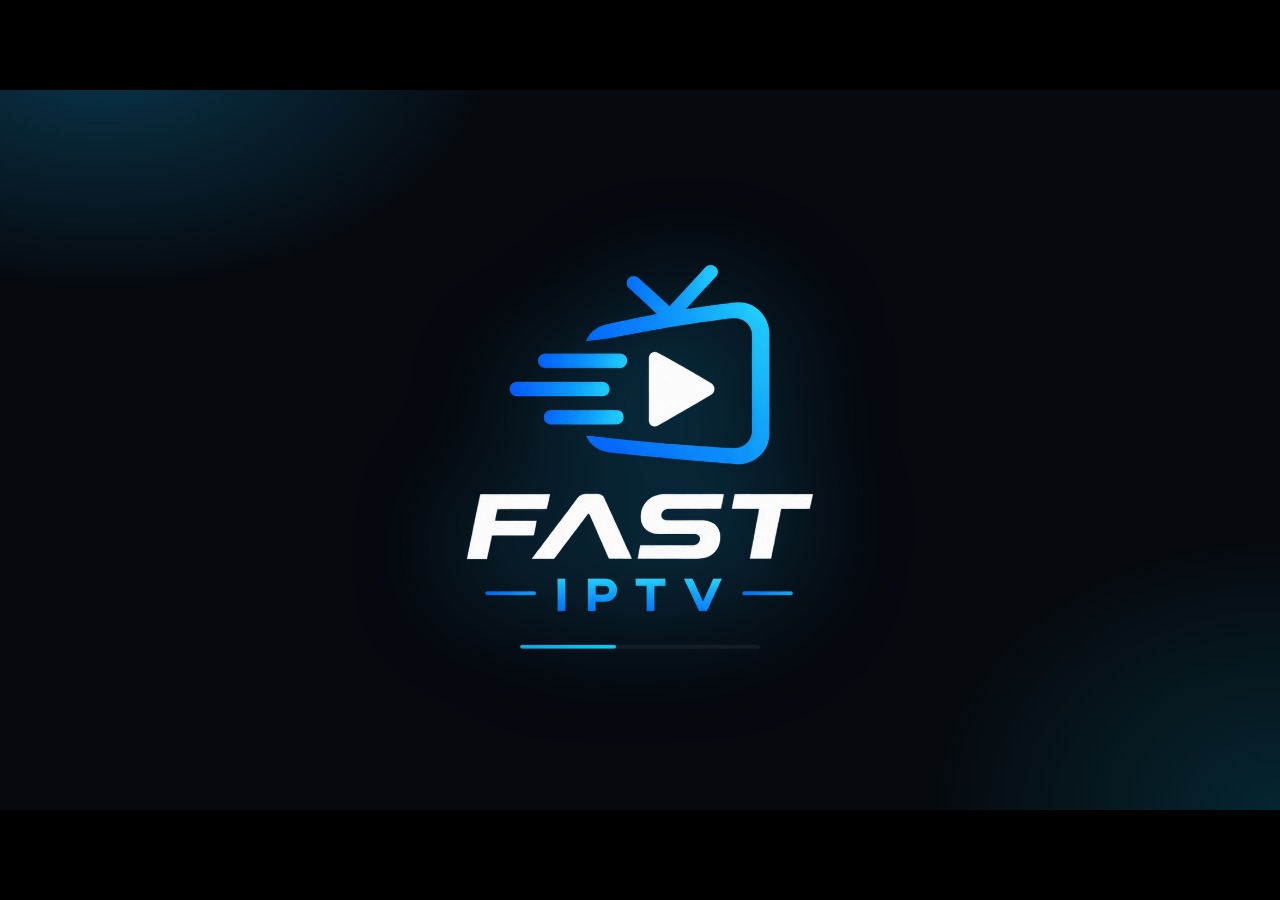
<file: index.html>
<!doctype html>
<html lang="en">
<head>
  <meta charset="utf-8">
  <title>FAST IPTV</title>
  <link rel="icon" href="assets/favicon.png">
  <meta name="viewport" content="width=1920, height=1080">
  <link rel="stylesheet" href="css/fonts.css">
  <link rel="stylesheet" href="css/style.css">
  <script src="assets/hls.min.js"></script>
</head>
<body>
  <div id="stage">
  <video id="video" autoplay playsinline></video>
  <div id="spin" hidden></div>

  <header id="topbar" hidden>
    <div class="brand">
      <img class="mark" src="assets/mark.png" alt="">
      <span class="brand-name">FAST</span><span class="brand-tag">IPTV</span>
      <span class="brand-ed">ULTRA TV<br>EDITION</span>
      <span id="crumb" class="crumb" hidden></span>
    </div>
    <div class="status">
      <div id="pill" class="pill" hidden>
        <i class="dot"></i>
        <span><span data-i18n="pill.active"></span> <b id="pill-name"></b></span>
        <span class="sep" id="pill-sep1"></span>
        <span id="pill-expwrap"><span data-i18n="pill.expires"></span> <b class="exp" id="pill-exp"></b></span>
        <span class="sep" id="pill-sep2"></span>
        <span id="pill-conn"></span>
      </div>
      <div class="clock"><b id="clock-time">--:--</b><small id="clock-date"></small></div>
    </div>
  </header>

  <section id="login" class="screen">
    <div class="card split">
      <div class="side">
        <img class="hero" src="assets/logo.png" alt="FAST IPTV">
        <p class="tagline" data-i18n="login.tagline"></p>
      </div>
      <div class="main">
        <h1 data-i18n="login.title"></h1>
        <p class="sub" data-i18n="login.sub"></p>
        <div class="tabs">
          <button class="item tab active" data-mode="m3u">M3U URL</button>
          <button class="item tab" data-mode="xtream">Xtream Codes API</button>
        </div>
        <label class="field"><span data-i18n="login.name"></span>
          <input class="item name" id="pl-name" type="text" data-i18n-placeholder="login.namePh" autocomplete="off"></label>
        <form id="form-m3u" class="form">
          <label class="field"><span>M3U URL</span>
            <input class="item" id="m3u-url" type="text" placeholder="http://..." autocomplete="off"></label>
          <button class="item primary" type="submit" data-i18n-html="login.submit"></button>
        </form>
        <form id="form-xtream" class="form" hidden>
          <label class="field"><span data-i18n="login.server"></span>
            <input class="item" id="xt-server" type="text" placeholder="http://host:8080" autocomplete="off"></label>
          <div class="two">
            <label class="field"><span data-i18n="login.user"></span>
              <input class="item" id="xt-user" type="text" data-i18n-placeholder="login.userPh" autocomplete="off"></label>
            <label class="field"><span data-i18n="login.pass"></span>
              <input class="item" id="xt-pass" type="password" placeholder="••••••••" autocomplete="off"></label>
          </div>
          <button class="item primary" type="submit" data-i18n-html="login.submit"></button>
        </form>
        <p id="login-msg" class="msg"></p>
      </div>
    </div>
  </section>

  <section id="lists" class="screen" hidden>
    <div class="card split">
      <div class="side">
        <img class="hero" src="assets/logo.png" alt="FAST IPTV">
        <p class="tagline" data-i18n="login.tagline"></p>
      </div>
      <div class="main">
        <div class="mhead"><h1 data-i18n="lists.title"></h1><span id="lists-total" class="total"></span></div>
        <p class="sub" data-i18n="lists.sub"></p>
        <div id="lists-items" class="scroller"></div>
        <p id="lists-msg" class="msg"></p>
      </div>
    </div>
  </section>

  <section id="home" class="screen" hidden>
    <h1 class="home-title" data-i18n="home.title"></h1>
    <p class="home-sub" data-i18n="home.sub"></p>
    <div id="home-tiles">
      <button class="item tile" data-section="live">
        <span class="tbadge live"><i></i><span data-i18n="badge.live"></span></span><span class="tsel" data-i18n="tile.selected"></span>
        <span class="ico"><svg viewBox="0 0 64 64" aria-hidden="true"><rect x="7" y="19" width="50" height="35" rx="9"/><path d="M23 9l9 9 9-9"/><path class="f" d="M28 29.5v14l12-7z"/></svg></span><b data-i18n="tile.live"></b><small data-i18n="tile.liveSub"></small>
        <span class="tfoot"><em id="cnt-live">—</em><span id="tag-live" class="ttag"></span></span>
      </button>
      <button class="item tile" data-section="movies">
        <span class="tsel" data-i18n="tile.selected"></span>
        <span class="ico"><svg viewBox="0 0 64 64" aria-hidden="true"><rect x="8" y="26" width="48" height="28" rx="7"/><path d="M9 25l-1.5-9a3 3 0 012.4-3.5l41-7.2a3 3 0 013.5 2.4L56 19.5z"/><path d="M21 15.5l5 9M33 13.3l5 9M45 11l5 9"/><path class="f" d="M28 33v13l11-6.5z"/></svg></span><b data-i18n="tile.movies"></b><small data-i18n="tile.moviesSub"></small>
        <span class="tfoot"><em id="cnt-movies">—</em><span class="ttag"></span></span>
      </button>
      <button class="item tile" data-section="series">
        <span class="tsel" data-i18n="tile.selected"></span>
        <span class="ico"><svg viewBox="0 0 64 64" aria-hidden="true"><rect x="9" y="25" width="46" height="31" rx="8"/><path d="M16 17h32M23 9h18"/><path class="f" d="M28.500 33v15l12.500-7.500z"/></svg></span><b data-i18n="tile.series"></b><small data-i18n="tile.seriesSub"></small>
        <span class="tfoot"><em id="cnt-series">—</em><span class="ttag"></span></span>
      </button>
      <button class="item tile" data-section="lists">
        <span class="tbadge ok" id="badge-lists"></span><span class="tsel" data-i18n="tile.selected"></span>
        <span class="ico lists"><svg viewBox="0 0 64 64" aria-hidden="true"><path d="M10 18h30M10 32h30M10 46h19"/><path class="f" d="M43 36.500v15l13-7.500z"/></svg></span><b data-i18n="tile.lists"></b><small data-i18n="tile.listsSub"></small>
        <span class="tfoot"><em id="cnt-lists"></em><span class="ttag" data-i18n="tile.change"></span></span>
      </button>
    </div>
    <div id="recent-wrap" hidden>
      <p class="rhead" data-i18n="recent.head"></p>
      <div id="home-recent"></div>
    </div>
    <p id="home-msg" class="msg center"></p>
  </section>

  <section id="browser" class="screen" hidden>
    <div class="col cats" id="col-cats"></div>
    <div class="col" id="col-chans">
      <input class="item" id="search" type="search" data-i18n-placeholder="search.ph" autocomplete="off" hidden>
      <div class="chlist" id="chan-list"></div>
      <p id="search-empty" class="empty-note" data-i18n="search.empty" hidden></p>
    </div>
  </section>

  <section id="series" class="screen" hidden>
    <div class="col cats" id="col-seasons"></div>
    <div class="col chlist" id="col-eps"></div>
  </section>

  <div id="info" hidden></div>

  <footer id="dock" hidden></footer>

  <div id="vbar" hidden>
    <div class="vhead"><span id="vtitle"></span><span id="vstate" class="chip"></span></div>
    <div class="vrow">
      <span id="vcur">0:00</span>
      <div class="vtrack"><i id="vfill"></i><b id="vpin"></b></div>
      <span id="vdur">0:00</span>
    </div>
    <div id="vctl" class="vctl">
      <button class="item vbtn" data-act="prev" data-i18n="player.prev"></button>
      <button class="item vbtn" data-act="back" data-i18n="player.back10"></button>
      <button class="item vbtn main" data-act="toggle" id="vtoggle" data-i18n="player.pause"></button>
      <button class="item vbtn" data-act="fwd" data-i18n="player.fwd10"></button>
      <button class="item vbtn" data-act="next" data-i18n="player.next"></button>
      <button class="item vbtn" data-act="tracks" data-i18n="player.tracks"></button>
    </div>
    <p id="vsub" class="vsub"></p>
    <p class="keys" data-i18n-html="player.keys"></p>
  </div>

  <div id="tracks" hidden>
    <div class="tcol"><h3 data-i18n="tracks.audio"></h3><div id="tracks-audio"></div></div>
    <div class="tcol"><h3 data-i18n="tracks.subs"></h3><div id="tracks-sub"></div></div>
    <p class="keys" data-i18n-html="tracks.keys"></p>
  </div>

  <div id="osd" hidden></div>
  <div id="toast" hidden></div>
  <div id="webvol" hidden>
    <button data-act="vold" aria-label="Volume down">−</button>
    <button data-act="mute" id="webvol-mute" aria-label="Mute">🔊</button>
    <span id="webvol-val"></span>
    <button data-act="volu" aria-label="Volume up">+</button>
  </div>
  <div id="splash"><img src="assets/logo.png" alt=""><div class="load"><i></i></div></div>

  </div>

  <script type="module" src="js/app.js"></script>
</body>
</html>
</file>
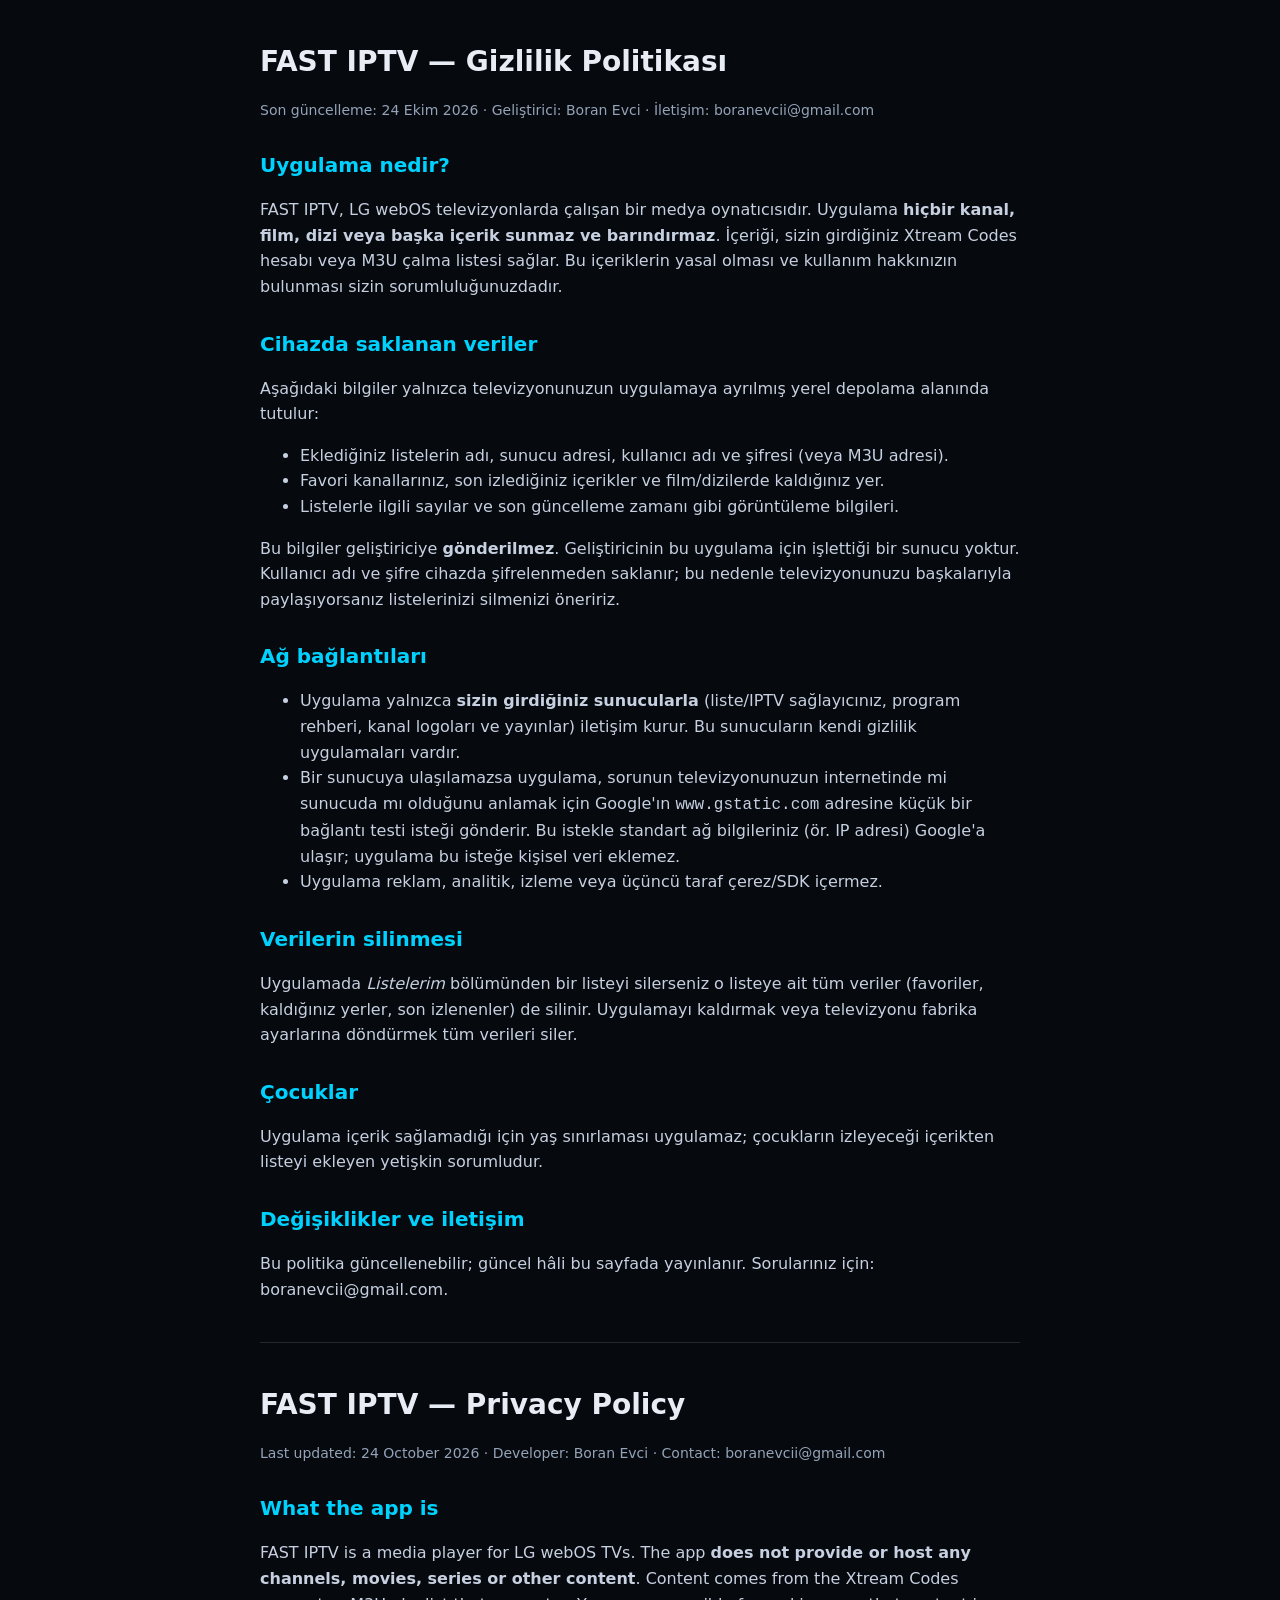
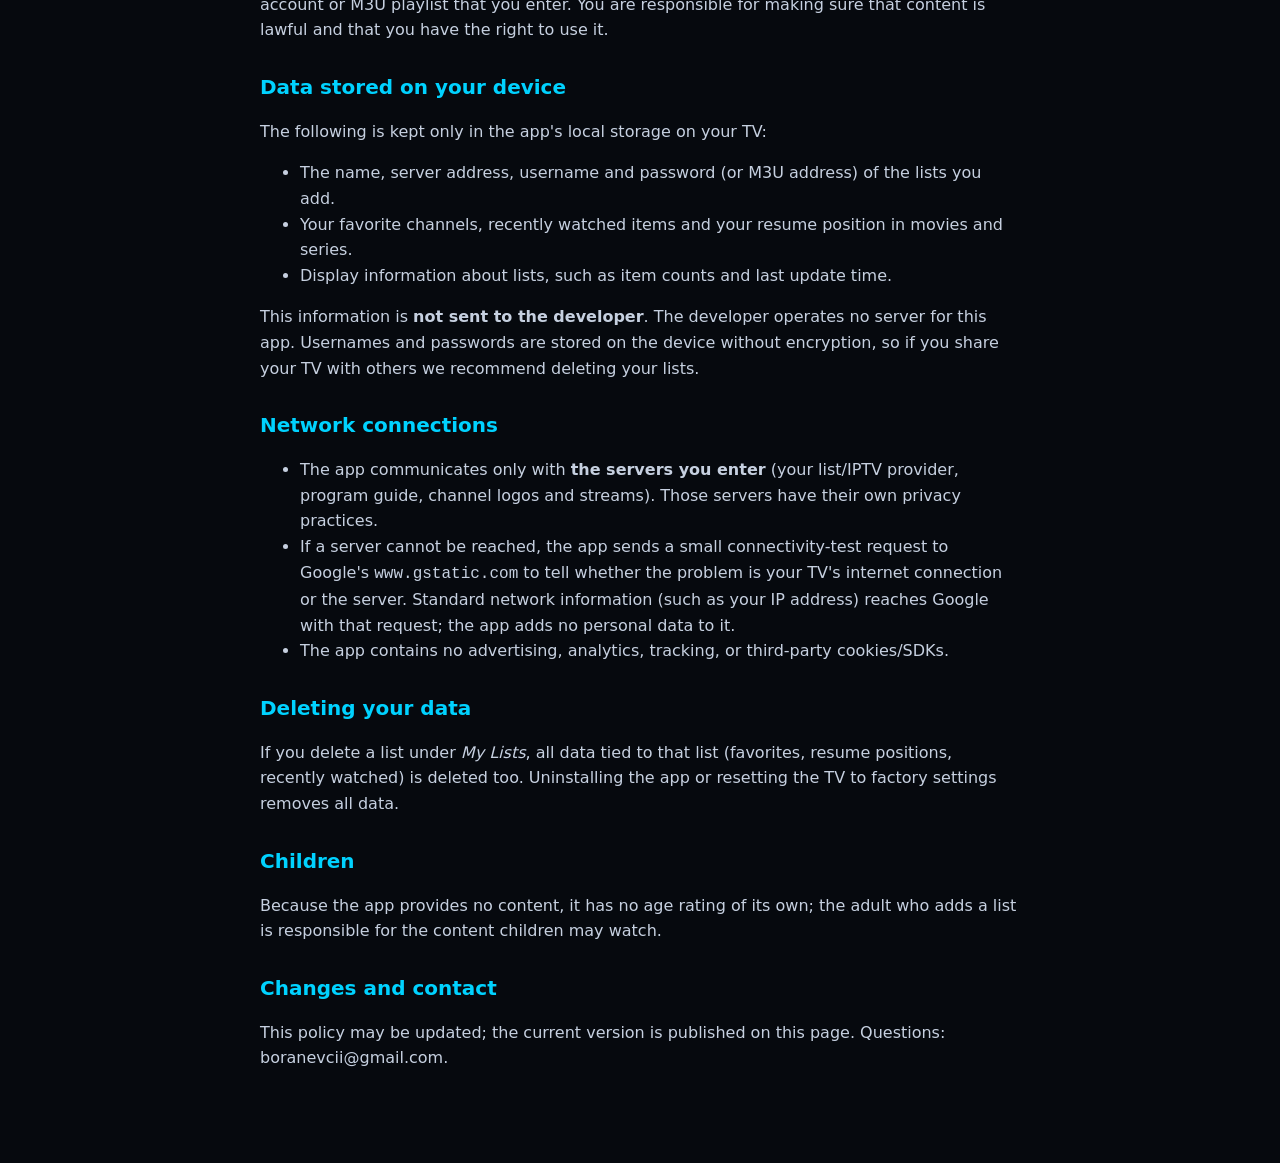
<file: privacy.html>
<!doctype html>
<html lang="tr">
<head>
  <meta charset="utf-8">
  <meta name="viewport" content="width=device-width, initial-scale=1">
  <title>FAST IPTV — Gizlilik Politikası / Privacy Policy</title>
  <style>
    body { margin: 0; font: 16px/1.6 system-ui, "Segoe UI", Roboto, Arial, sans-serif; color: #e8edf5; background: #06090e; }
    main { max-width: 760px; margin: 0 auto; padding: 40px 20px 80px; }
    h1 { font-size: 28px; margin: 0 0 4px; }
    h2 { font-size: 20px; margin: 28px 0 8px; color: #00d2ff; }
    p, li { color: #c6d0e0; }
    .meta { color: #94a3b8; font-size: 14px; }
    hr { border: 0; border-top: 1px solid rgba(255,255,255,.12); margin: 40px 0; }
    a { color: #38bdf8; }
  </style>
</head>
<body>
<main>

<section lang="tr">
  <h1>FAST IPTV — Gizlilik Politikası</h1>
  <p class="meta">Son güncelleme: 24 Ekim 2026 · Geliştirici: Boran Evci · İletişim: boranevcii@gmail.com</p>

  <h2>Uygulama nedir?</h2>
  <p>FAST IPTV, LG webOS televizyonlarda çalışan bir medya oynatıcısıdır. Uygulama <strong>hiçbir kanal, film, dizi veya başka içerik sunmaz ve barındırmaz</strong>. İçeriği, sizin girdiğiniz Xtream Codes hesabı veya M3U çalma listesi sağlar. Bu içeriklerin yasal olması ve kullanım hakkınızın bulunması sizin sorumluluğunuzdadır.</p>

  <h2>Cihazda saklanan veriler</h2>
  <p>Aşağıdaki bilgiler yalnızca televizyonunuzun uygulamaya ayrılmış yerel depolama alanında tutulur:</p>
  <ul>
    <li>Eklediğiniz listelerin adı, sunucu adresi, kullanıcı adı ve şifresi (veya M3U adresi).</li>
    <li>Favori kanallarınız, son izlediğiniz içerikler ve film/dizilerde kaldığınız yer.</li>
    <li>Listelerle ilgili sayılar ve son güncelleme zamanı gibi görüntüleme bilgileri.</li>
  </ul>
  <p>Bu bilgiler geliştiriciye <strong>gönderilmez</strong>. Geliştiricinin bu uygulama için işlettiği bir sunucu yoktur. Kullanıcı adı ve şifre cihazda şifrelenmeden saklanır; bu nedenle televizyonunuzu başkalarıyla paylaşıyorsanız listelerinizi silmenizi öneririz.</p>

  <h2>Ağ bağlantıları</h2>
  <ul>
    <li>Uygulama yalnızca <strong>sizin girdiğiniz sunucularla</strong> (liste/IPTV sağlayıcınız, program rehberi, kanal logoları ve yayınlar) iletişim kurur. Bu sunucuların kendi gizlilik uygulamaları vardır.</li>
    <li>Bir sunucuya ulaşılamazsa uygulama, sorunun televizyonunuzun internetinde mi sunucuda mı olduğunu anlamak için Google'ın <code>www.gstatic.com</code> adresine küçük bir bağlantı testi isteği gönderir. Bu istekle standart ağ bilgileriniz (ör. IP adresi) Google'a ulaşır; uygulama bu isteğe kişisel veri eklemez.</li>
    <li>Uygulama reklam, analitik, izleme veya üçüncü taraf çerez/SDK içermez.</li>
  </ul>

  <h2>Verilerin silinmesi</h2>
  <p>Uygulamada <em>Listelerim</em> bölümünden bir listeyi silerseniz o listeye ait tüm veriler (favoriler, kaldığınız yerler, son izlenenler) de silinir. Uygulamayı kaldırmak veya televizyonu fabrika ayarlarına döndürmek tüm verileri siler.</p>

  <h2>Çocuklar</h2>
  <p>Uygulama içerik sağlamadığı için yaş sınırlaması uygulamaz; çocukların izleyeceği içerikten listeyi ekleyen yetişkin sorumludur.</p>

  <h2>Değişiklikler ve iletişim</h2>
  <p>Bu politika güncellenebilir; güncel hâli bu sayfada yayınlanır. Sorularınız için: boranevcii@gmail.com.</p>
</section>

<hr>

<section lang="en">
  <h1>FAST IPTV — Privacy Policy</h1>
  <p class="meta">Last updated: 24 October 2026 · Developer: Boran Evci · Contact: boranevcii@gmail.com</p>

  <h2>What the app is</h2>
  <p>FAST IPTV is a media player for LG webOS TVs. The app <strong>does not provide or host any channels, movies, series or other content</strong>. Content comes from the Xtream Codes account or M3U playlist that you enter. You are responsible for making sure that content is lawful and that you have the right to use it.</p>

  <h2>Data stored on your device</h2>
  <p>The following is kept only in the app's local storage on your TV:</p>
  <ul>
    <li>The name, server address, username and password (or M3U address) of the lists you add.</li>
    <li>Your favorite channels, recently watched items and your resume position in movies and series.</li>
    <li>Display information about lists, such as item counts and last update time.</li>
  </ul>
  <p>This information is <strong>not sent to the developer</strong>. The developer operates no server for this app. Usernames and passwords are stored on the device without encryption, so if you share your TV with others we recommend deleting your lists.</p>

  <h2>Network connections</h2>
  <ul>
    <li>The app communicates only with <strong>the servers you enter</strong> (your list/IPTV provider, program guide, channel logos and streams). Those servers have their own privacy practices.</li>
    <li>If a server cannot be reached, the app sends a small connectivity-test request to Google's <code>www.gstatic.com</code> to tell whether the problem is your TV's internet connection or the server. Standard network information (such as your IP address) reaches Google with that request; the app adds no personal data to it.</li>
    <li>The app contains no advertising, analytics, tracking, or third-party cookies/SDKs.</li>
  </ul>

  <h2>Deleting your data</h2>
  <p>If you delete a list under <em>My Lists</em>, all data tied to that list (favorites, resume positions, recently watched) is deleted too. Uninstalling the app or resetting the TV to factory settings removes all data.</p>

  <h2>Children</h2>
  <p>Because the app provides no content, it has no age rating of its own; the adult who adds a list is responsible for the content children may watch.</p>

  <h2>Changes and contact</h2>
  <p>This policy may be updated; the current version is published on this page. Questions: boranevcii@gmail.com.</p>
</section>

</main>
</body>
</html>
</file>
<file: css/fonts.css>
/* Plus Jakarta Sans (SIL OFL), bundled so the app works without internet on the TV. */
@font-face { font-family: 'Plus Jakarta Sans'; font-style: normal; font-weight: 400; font-display: swap;
  src: url('../assets/fonts/plus-jakarta-sans-latin-ext-400-normal.woff2') format('woff2'); unicode-range: U+0100-02BA,U+02BD-02C5,U+02C7-02CC,U+02CE-02D7,U+02DD-02FF,U+0304,U+0308,U+0329,U+1D00-1DBF,U+1E00-1E9F,U+1EF2-1EFF,U+2020,U+20A0-20AB,U+20AD-20C0,U+2113,U+2C60-2C7F,U+A720-A7FF; }
@font-face { font-family: 'Plus Jakarta Sans'; font-style: normal; font-weight: 400; font-display: swap;
  src: url('../assets/fonts/plus-jakarta-sans-latin-400-normal.woff2') format('woff2'); unicode-range: U+0000-00FF,U+0131,U+0152-0153,U+02BB-02BC,U+02C6,U+02DA,U+02DC,U+0304,U+0308,U+0329,U+2000-206F,U+20AC,U+2122,U+2191,U+2193,U+2212,U+2215,U+FEFF,U+FFFD; }
@font-face { font-family: 'Plus Jakarta Sans'; font-style: normal; font-weight: 500; font-display: swap;
  src: url('../assets/fonts/plus-jakarta-sans-latin-ext-500-normal.woff2') format('woff2'); unicode-range: U+0100-02BA,U+02BD-02C5,U+02C7-02CC,U+02CE-02D7,U+02DD-02FF,U+0304,U+0308,U+0329,U+1D00-1DBF,U+1E00-1E9F,U+1EF2-1EFF,U+2020,U+20A0-20AB,U+20AD-20C0,U+2113,U+2C60-2C7F,U+A720-A7FF; }
@font-face { font-family: 'Plus Jakarta Sans'; font-style: normal; font-weight: 500; font-display: swap;
  src: url('../assets/fonts/plus-jakarta-sans-latin-500-normal.woff2') format('woff2'); unicode-range: U+0000-00FF,U+0131,U+0152-0153,U+02BB-02BC,U+02C6,U+02DA,U+02DC,U+0304,U+0308,U+0329,U+2000-206F,U+20AC,U+2122,U+2191,U+2193,U+2212,U+2215,U+FEFF,U+FFFD; }
@font-face { font-family: 'Plus Jakarta Sans'; font-style: normal; font-weight: 600; font-display: swap;
  src: url('../assets/fonts/plus-jakarta-sans-latin-ext-600-normal.woff2') format('woff2'); unicode-range: U+0100-02BA,U+02BD-02C5,U+02C7-02CC,U+02CE-02D7,U+02DD-02FF,U+0304,U+0308,U+0329,U+1D00-1DBF,U+1E00-1E9F,U+1EF2-1EFF,U+2020,U+20A0-20AB,U+20AD-20C0,U+2113,U+2C60-2C7F,U+A720-A7FF; }
@font-face { font-family: 'Plus Jakarta Sans'; font-style: normal; font-weight: 600; font-display: swap;
  src: url('../assets/fonts/plus-jakarta-sans-latin-600-normal.woff2') format('woff2'); unicode-range: U+0000-00FF,U+0131,U+0152-0153,U+02BB-02BC,U+02C6,U+02DA,U+02DC,U+0304,U+0308,U+0329,U+2000-206F,U+20AC,U+2122,U+2191,U+2193,U+2212,U+2215,U+FEFF,U+FFFD; }
@font-face { font-family: 'Plus Jakarta Sans'; font-style: normal; font-weight: 700; font-display: swap;
  src: url('../assets/fonts/plus-jakarta-sans-latin-ext-700-normal.woff2') format('woff2'); unicode-range: U+0100-02BA,U+02BD-02C5,U+02C7-02CC,U+02CE-02D7,U+02DD-02FF,U+0304,U+0308,U+0329,U+1D00-1DBF,U+1E00-1E9F,U+1EF2-1EFF,U+2020,U+20A0-20AB,U+20AD-20C0,U+2113,U+2C60-2C7F,U+A720-A7FF; }
@font-face { font-family: 'Plus Jakarta Sans'; font-style: normal; font-weight: 700; font-display: swap;
  src: url('../assets/fonts/plus-jakarta-sans-latin-700-normal.woff2') format('woff2'); unicode-range: U+0000-00FF,U+0131,U+0152-0153,U+02BB-02BC,U+02C6,U+02DA,U+02DC,U+0304,U+0308,U+0329,U+2000-206F,U+20AC,U+2122,U+2191,U+2193,U+2212,U+2215,U+FEFF,U+FFFD; }
@font-face { font-family: 'Plus Jakarta Sans'; font-style: normal; font-weight: 800; font-display: swap;
  src: url('../assets/fonts/plus-jakarta-sans-latin-ext-800-normal.woff2') format('woff2'); unicode-range: U+0100-02BA,U+02BD-02C5,U+02C7-02CC,U+02CE-02D7,U+02DD-02FF,U+0304,U+0308,U+0329,U+1D00-1DBF,U+1E00-1E9F,U+1EF2-1EFF,U+2020,U+20A0-20AB,U+20AD-20C0,U+2113,U+2C60-2C7F,U+A720-A7FF; }
@font-face { font-family: 'Plus Jakarta Sans'; font-style: normal; font-weight: 800; font-display: swap;
  src: url('../assets/fonts/plus-jakarta-sans-latin-800-normal.woff2') format('woff2'); unicode-range: U+0000-00FF,U+0131,U+0152-0153,U+02BB-02BC,U+02C6,U+02DA,U+02DC,U+0304,U+0308,U+0329,U+2000-206F,U+20AC,U+2122,U+2191,U+2193,U+2212,U+2215,U+FEFF,U+FFFD; }
</file>
<file: css/style.css>
/* FAST IPTV — "Obsidian Stream" design: 1920x1080 TV canvas, 64px safe margins, neon-cyan focus. */
:root {
  --bg: #06090e;
  --surface: #0b111e;
  --container: #0e1726;
  --raise: rgba(255, 255, 255, .06);
  --line: rgba(255, 255, 255, .08);
  --text: #e8edf5;
  --dim: #94a3b8;
  --cyan: #00d2ff;
  --cyan-mid: #0ea5e9;
  --cyan-soft: #38bdf8;
  --red: #ff3b30;
  --green: #34c759;
  --yellow: #ffcc00;
  --blue: #007aff;
  --ease: cubic-bezier(.16, 1, .3, 1);
  --scene:
    radial-gradient(1000px 650px at 8% -8%, rgba(14, 165, 233, .30), transparent 60%),
    radial-gradient(900px 700px at 100% 100%, rgba(0, 210, 255, .14), transparent 60%),
    var(--bg);
}

* { box-sizing: border-box; }
html, body {
  margin: 0; width: 100%; height: 100%; overflow: hidden;
  background: #000; color: var(--text);
  font: 500 28px/1.3 'Plus Jakarta Sans', 'Segoe UI', Roboto, Arial, sans-serif;
}
[hidden] { display: none !important; }
/* The whole UI lives on a fixed 1920x1080 stage that app.js scales to fit the window (scale 1 on the TV). */
#stage { position: absolute; left: 0; top: 0; width: 1920px; height: 1080px; overflow: hidden; background: var(--bg); transform-origin: 0 0; }
button, input { font-family: inherit; }
#video { position: fixed; inset: 0; width: 100%; height: 100%; background: #000; object-fit: contain; }
.screen { position: fixed; inset: 0; }

/* ---- top bar ---- */
#topbar { position: fixed; z-index: 3; left: 64px; right: 64px; top: 34px; display: flex; align-items: center; justify-content: space-between; }
.brand { display: flex; align-items: center; gap: 14px; }
.brand .mark { height: 58px; width: auto; filter: drop-shadow(0 6px 20px rgba(14, 165, 233, .6)); }
.brand-name { font-size: 46px; font-weight: 800; font-style: italic; letter-spacing: .5px; }
.brand-tag { padding: 2px 14px; border: 2px solid var(--cyan-mid); border-radius: 10px; color: var(--cyan); font-size: 20px; font-weight: 800; letter-spacing: 3px; }
.brand-ed { font-size: 20px; line-height: 1.3; letter-spacing: 2px; font-weight: 600; color: var(--dim); }
.crumb { margin-left: 14px; padding: 6px 22px; border-radius: 999px; background: var(--container); border: 1px solid rgba(0, 210, 255, .35); color: var(--cyan); font-size: 22px; font-weight: 700; }
.status { display: flex; align-items: center; gap: 30px; }
.pill { display: flex; align-items: center; gap: 18px; padding: 12px 28px; border-radius: 999px; background: rgba(14, 23, 38, .85); border: 1px solid var(--line); font-size: 21px; color: var(--dim); white-space: nowrap; }
.pill b { color: var(--text); font-weight: 700; }
.pill b.exp { color: var(--cyan); }
.pill .dot { width: 14px; height: 14px; border-radius: 50%; background: var(--green); box-shadow: 0 0 12px var(--green); }
.pill .sep { width: 1px; height: 26px; background: var(--line); }
.clock { text-align: right; }
.clock b { display: block; font-size: 46px; font-weight: 800; line-height: 1; letter-spacing: 1px; }
.clock small { display: block; margin-top: 4px; font-size: 20px; font-weight: 600; letter-spacing: 2px; color: var(--dim); }

/* ---- bottom dock ---- */
#dock {
  position: fixed; z-index: 3; left: 64px; right: 64px; bottom: 26px; height: 66px;
  display: flex; align-items: center; justify-content: space-between; gap: 24px;
  border-top: 1px solid var(--line); color: var(--dim); font-size: 21px; font-weight: 600;
}
#dock .grp { display: flex; align-items: center; gap: 26px; }
#dock .one { display: flex; align-items: center; gap: 10px; white-space: nowrap; }
.chip { display: inline-block; padding: 3px 16px; border-radius: 12px; background: var(--container); border: 1px solid var(--line); color: var(--text); font-size: 20px; font-weight: 700; }
.chip.ok { color: var(--cyan); border-color: rgba(0, 210, 255, .45); background: rgba(0, 210, 255, .08); }
.cdot { width: 18px; height: 18px; border-radius: 50%; }
.cdot.r { background: var(--red); box-shadow: 0 0 10px rgba(255, 59, 48, .6); }
.cdot.g { background: var(--green); box-shadow: 0 0 10px rgba(52, 199, 89, .6); }
.cdot.y { background: var(--yellow); box-shadow: 0 0 10px rgba(255, 204, 0, .6); }
.cdot.b { background: var(--blue); box-shadow: 0 0 10px rgba(0, 122, 255, .6); }
#dock .ver { font-family: Consolas, monospace; font-size: 20px; color: #5b6880; }

/* ---- focusable items ---- */
.item {
  position: relative; font: inherit; color: var(--text); text-align: left;
  background: var(--raise); border: 3px solid transparent; border-radius: 22px;
  padding: 18px 28px; outline: none;
  transition: transform .2s var(--ease), background .2s, border-color .2s, box-shadow .2s;
}
input.item { width: 100%; }
input.item::placeholder { color: #5b6880; }
.item.focus {
  z-index: 2; font-weight: 700;
  background: linear-gradient(100deg, rgba(14, 165, 233, .5), rgba(0, 210, 255, .2));
  border-color: var(--cyan);
  box-shadow: 0 0 16px rgba(0, 210, 255, .45), 0 8px 32px rgba(14, 165, 233, .28);
  transform: scale(1.03);
}

/* ---- login + lists ---- */
#login, #lists, #home { background: var(--scene); }
#login, #lists { display: flex; align-items: center; justify-content: center; }
.card {
  border-radius: 40px; background: rgba(11, 17, 30, .88); border: 1px solid var(--line);
  box-shadow: 0 40px 120px rgba(0, 0, 0, .6), inset 0 1px 0 rgba(255, 255, 255, .06);
}
.card.split { display: grid; grid-template-columns: 500px 1fr; width: 1792px; min-height: 640px; max-height: 800px; padding: 52px 64px 52px 56px; gap: 56px; }
.card .side { display: flex; flex-direction: column; align-items: center; justify-content: center; text-align: center; border-right: 1px solid var(--line); padding-right: 56px; }
.hero { width: 340px; height: auto; filter: drop-shadow(0 20px 60px rgba(14, 165, 233, .5)); }
.tagline { max-width: 380px; margin: 28px 0 0; font-size: 23px; line-height: 1.5; color: var(--dim); font-weight: 500; }
.card .main { display: flex; flex-direction: column; justify-content: center; min-width: 0; }
.card h1 { margin: 0; font-size: 52px; font-weight: 800; letter-spacing: -.5px; }
.card .sub { margin: 8px 0 28px; font-size: 22px; color: var(--dim); font-weight: 500; }
.mhead { display: flex; align-items: center; justify-content: space-between; gap: 20px; }
.total { padding: 6px 22px; border-radius: 999px; background: var(--container); border: 1px solid var(--line); font-size: 20px; font-weight: 600; color: var(--dim); }

.tabs { display: flex; gap: 14px; margin-bottom: 22px; }
.tab { flex: 1; text-align: center; color: var(--dim); border-radius: 999px; padding: 14px 24px; }
.tab.active { color: var(--cyan); background: rgba(0, 210, 255, .1); border-color: rgba(0, 210, 255, .45); }
.field { display: block; margin-bottom: 14px; }
.field > span { display: block; margin: 0 0 8px 6px; font-size: 20px; font-weight: 700; letter-spacing: 1.5px; text-transform: uppercase; color: var(--dim); }
.field .item { background: var(--container); border-color: var(--line); font-family: Consolas, 'Plus Jakarta Sans', monospace; font-size: 24px; }
.field .item.focus { border-color: var(--cyan); }
.form { display: flex; flex-direction: column; }
.two { display: grid; grid-template-columns: 1fr 1fr; gap: 16px; }
.primary { margin-top: 10px; text-align: center; font-weight: 800; border-radius: 999px; background: linear-gradient(100deg, var(--cyan-mid), var(--cyan)); color: #04121c; }
.primary.focus { background: linear-gradient(100deg, #38bdf8, #5eead4); color: #04121c; }
.msg { margin: 18px 0 0; min-height: 34px; color: #ff8a80; font-size: 22px; font-weight: 600; }

/* playlists */
/* padding + negative margin give the focused row room to grow and glow without being clipped */
#lists-items { position: relative; display: flex; flex-direction: column; gap: 14px; max-height: 520px; overflow: hidden; padding: 28px 44px; margin: -28px -44px; }
.lrow { display: flex; align-items: center; gap: 22px; padding: 16px 22px; background: var(--container); border: 2px solid var(--line); border-radius: 26px; }
.lrow.sel { border-color: rgba(0, 210, 255, .45); background: rgba(0, 210, 255, .06); }
.lrow.focus { background: linear-gradient(100deg, rgba(14, 165, 233, .35), rgba(0, 210, 255, .12)); border-color: var(--cyan); }
.lrow.btn-focus.focus { background: var(--container); border-color: var(--line); box-shadow: none; transform: none; }
.lrow.sel.btn-focus.focus { border-color: rgba(0, 210, 255, .45); }
.licon { flex: none; width: 70px; height: 70px; border-radius: 20px; display: flex; align-items: center; justify-content: center; background: rgba(14, 165, 233, .12); border: 1px solid rgba(0, 210, 255, .3); }
.licon::before { content: ''; background: var(--cyan); }
.licon.x::before { width: 26px; height: 38px; clip-path: polygon(60% 0, 0 58%, 45% 58%, 35% 100%, 100% 38%, 55% 38%); }
.licon.m::before { width: 34px; height: 26px; background: repeating-linear-gradient(0deg, var(--cyan) 0 4px, transparent 4px 11px); }
.lmain { flex: 1; min-width: 0; }
.ltitle { display: flex; align-items: center; gap: 14px; font-size: 30px; font-weight: 700; line-height: 1.2; }
.ltitle .nm { overflow: hidden; text-overflow: ellipsis; white-space: nowrap; }
.tagb { flex: none; padding: 1px 12px; border-radius: 8px; border: 1px solid var(--line); background: var(--raise); font-size: 20px; font-weight: 800; letter-spacing: 1.5px; color: var(--dim); }
.tagb.live { color: var(--green); border-color: rgba(52, 199, 89, .5); background: rgba(52, 199, 89, .1); }
.lmeta { display: flex; flex-wrap: wrap; gap: 6px 22px; margin-top: 6px; font-size: 20px; color: var(--dim); font-weight: 500; }
.lmeta .mono { font-family: Consolas, monospace; }
.lmeta .hl { color: var(--cyan); font-weight: 700; }
.lbtns { flex: none; display: flex; gap: 12px; }
.lbtn { padding: 8px 26px; border-radius: 999px; border: 2px solid var(--line); background: var(--raise); font-size: 21px; font-weight: 700; color: var(--text); transition: transform .2s var(--ease), background .2s, border-color .2s, box-shadow .2s; }
.lbtn.refresh { color: var(--cyan); border-color: rgba(0, 210, 255, .4); }
.lbtn.del { color: #ff8a80; }
.lbtn.focused { transform: scale(1.1); color: #04121c; background: var(--cyan); border-color: #fff; box-shadow: 0 0 22px rgba(0, 210, 255, .7); }
.lbtn.del.focused { color: #fff; background: var(--red); box-shadow: 0 0 22px rgba(255, 59, 48, .7); }
.lbtn.armed { padding: 8px 32px; }
.lrow.add { justify-content: center; border-radius: 999px; padding: 20px 28px; margin-top: 6px; font-size: 28px; font-weight: 800; color: #04121c; background: linear-gradient(100deg, var(--cyan-mid), var(--cyan)); border-color: transparent; }
.lrow.add small { margin-left: 16px; font-size: 20px; font-weight: 600; opacity: .75; }
.lrow.add.focus { background: linear-gradient(100deg, #38bdf8, #5eead4); border-color: #fff; }

/* ---- home ---- */
.home-title { position: absolute; top: 148px; left: 0; right: 0; margin: 0; text-align: center; font-size: 64px; font-weight: 800; letter-spacing: -1.5px; }
.home-sub { position: absolute; top: 236px; left: 0; right: 0; margin: 0; text-align: center; font-size: 24px; color: var(--dim); font-weight: 500; }
#home-tiles { position: absolute; top: 300px; left: 64px; right: 64px; display: flex; justify-content: center; gap: 32px; }
.tile { width: 424px; height: 424px; padding: 30px 30px 24px; display: flex; flex-direction: column; align-items: center; justify-content: center; text-align: center; background: var(--surface); border: 2px solid var(--line); border-radius: 36px; }
.tile.focus { transform: scale(1.06); background: linear-gradient(160deg, rgba(14, 165, 233, .35), rgba(11, 17, 30, .95)); border: 3px solid var(--cyan); }
.tile b { margin-top: 18px; font-size: 42px; font-weight: 800; letter-spacing: -.5px; }
.tile small { margin-top: 4px; font-size: 22px; color: var(--dim); font-weight: 500; }
.tile.focus small { color: var(--text); }
.tbadge { position: absolute; top: 24px; right: 26px; display: flex; align-items: center; gap: 8px; padding: 3px 16px; border-radius: 999px; font-size: 20px; font-weight: 800; letter-spacing: 1.5px; background: var(--raise); color: var(--dim); border: 1px solid var(--line); }
.tbadge.live { color: #ff6b63; border-color: rgba(255, 59, 48, .5); background: rgba(255, 59, 48, .1); }
.tbadge.live i { width: 10px; height: 10px; border-radius: 50%; background: var(--red); }
.tbadge.ok { color: var(--green); border-color: rgba(52, 199, 89, .5); background: rgba(52, 199, 89, .1); }
.tsel { display: none; position: absolute; top: 24px; right: 26px; padding: 3px 16px; border-radius: 999px; font-size: 20px; font-weight: 800; letter-spacing: 1.5px; color: var(--cyan); border: 1px solid rgba(0, 210, 255, .6); background: rgba(0, 210, 255, .12); }
.tile.focus .tsel { display: block; }
.tile.focus .tbadge { display: none; }
.tfoot { position: absolute; left: 30px; right: 30px; bottom: 26px; display: flex; align-items: center; justify-content: space-between; padding-top: 16px; border-top: 1px solid var(--line); font-size: 20px; color: var(--dim); }
.tfoot em { font-style: normal; font-weight: 600; }
.ttag { color: var(--cyan); font-weight: 700; }
.tile.focus .tfoot { border-color: rgba(0, 210, 255, .3); }

.ico {
  position: relative; flex: none; width: 132px; height: 132px; display: flex; align-items: center; justify-content: center;
  border-radius: 40px; background: linear-gradient(145deg, #1b8cff 0%, #00d2ff 100%);
  box-shadow: 0 18px 50px rgba(14, 165, 233, .5), inset 0 2px 0 rgba(255, 255, 255, .4), inset 0 -12px 26px rgba(0, 70, 140, .28);
  transition: transform .25s var(--ease), box-shadow .25s;
}
.ico::before { content: ''; position: absolute; inset: 0; border-radius: inherit; background: linear-gradient(160deg, rgba(255, 255, 255, .28), transparent 45%); pointer-events: none; }
.ico svg { position: relative; width: 74px; height: 74px; fill: none; stroke: #fff; stroke-width: 3.6; stroke-linecap: round; stroke-linejoin: round; filter: drop-shadow(0 3px 6px rgba(0, 50, 110, .4)); }
.ico svg .f { fill: #fff; stroke-width: 2.4; }
.ico.lists { background: linear-gradient(145deg, #15233a, #0d1626); box-shadow: inset 0 0 0 1.5px rgba(0, 210, 255, .35), 0 12px 36px rgba(0, 0, 0, .4); }
.ico.lists::before { background: linear-gradient(160deg, rgba(0, 210, 255, .14), transparent 55%); }
.ico.lists svg { stroke: var(--cyan); filter: none; }
.ico.lists svg .f { fill: var(--cyan); }
.tile.focus .ico { transform: translateY(-4px) scale(1.07); box-shadow: 0 24px 60px rgba(0, 210, 255, .55), inset 0 2px 0 rgba(255, 255, 255, .45), inset 0 -12px 26px rgba(0, 70, 140, .28); }
.tile.focus .ico.lists { box-shadow: inset 0 0 0 2px var(--cyan), 0 16px 44px rgba(0, 210, 255, .35); }

#recent-wrap { position: absolute; left: 64px; right: 64px; top: 770px; }
.rhead { margin: 0 0 14px 4px; font-size: 20px; font-weight: 800; letter-spacing: 2px; color: var(--cyan-soft); }
#home-recent { display: flex; gap: 24px; }
.rcard { flex: 1; min-width: 0; display: flex; align-items: center; gap: 18px; padding: 16px 20px 22px; background: var(--surface); border: 1px solid var(--line); border-radius: 22px; overflow: hidden; }
.rcard.focus { transform: scale(1.04); border: 3px solid var(--cyan); }
.rcard .logo { width: 64px; height: 64px; border-radius: 14px; font-size: 24px; }
.rtext { min-width: 0; }
.rtext b { display: block; font-size: 24px; font-weight: 700; overflow: hidden; text-overflow: ellipsis; white-space: nowrap; }
.rtext small { display: block; margin-top: 2px; font-size: 20px; color: var(--dim); font-weight: 500; overflow: hidden; text-overflow: ellipsis; white-space: nowrap; }
.rprog { position: absolute; left: 20px; right: 20px; bottom: 10px; height: 5px; border-radius: 3px; background: var(--raise); overflow: hidden; }
.rprog i { display: block; height: 100%; border-radius: 3px; background: linear-gradient(90deg, var(--cyan-mid), var(--cyan)); }
.msg.center { position: absolute; left: 0; right: 0; top: 740px; margin: 0; text-align: center; }

/* ---- browser / series ---- */
#browser, #series { background: linear-gradient(90deg, rgba(6, 9, 14, .97) 0%, rgba(6, 9, 14, .93) 45%, rgba(6, 9, 14, .35) 100%); }
.col { position: absolute; top: 140px; bottom: 108px; overflow: hidden; padding: 12px 18px; }
#col-cats, #col-seasons { left: 46px; width: 440px; }
#col-chans, #col-eps { left: 504px; width: 640px; }
.col .item { display: flex; align-items: center; width: 100%; margin-bottom: 10px; background: transparent; }
.col .item.focus { background: linear-gradient(100deg, rgba(14, 165, 233, .55), rgba(0, 210, 255, .22)); }

.cats .item { justify-content: space-between; gap: 14px; padding: 16px 26px; border-radius: 999px; }
.cats .lbl { overflow: hidden; text-overflow: ellipsis; white-space: nowrap; }
.cats .cnt { flex: none; padding: 0 14px; border-radius: 999px; background: var(--raise); font-size: 20px; color: var(--dim); font-weight: 600; }
.cats .item[data-group="Ara"] { justify-content: flex-start; background: rgba(0, 210, 255, .08); border-color: rgba(0, 210, 255, .3); color: var(--cyan); font-weight: 700; margin-bottom: 18px; }
.cats .item[data-group="Ara"]::before { content: ''; flex: none; width: 18px; height: 18px; margin-right: 12px; border: 3px solid currentColor; border-radius: 50%; }
#search { margin-bottom: 14px; background: var(--container); border-color: var(--line); border-radius: 999px; }

.chlist .item { gap: 22px; padding: 12px 22px 12px 14px; border-radius: 22px; }
.logo { flex: none; width: 68px; height: 68px; border-radius: 16px; overflow: hidden; display: flex; align-items: center; justify-content: center; background: rgba(255, 255, 255, .08); font-weight: 800; font-size: 28px; color: var(--dim); }
.logo img { width: 100%; height: 100%; object-fit: contain; }
.cname { flex: 1; overflow: hidden; text-overflow: ellipsis; white-space: nowrap; }
.chlist .item.sel { background: rgba(0, 210, 255, .1); }
.chlist .item.sel .cname { color: var(--cyan); font-weight: 700; }
.favbtn { flex: none; width: 56px; height: 56px; display: flex; align-items: center; justify-content: center; border-radius: 50%; border: 2px solid var(--line); font-size: 30px; line-height: 1; color: var(--dim); transition: transform .2s var(--ease), background .2s, border-color .2s, color .2s, box-shadow .2s; }
.favbtn.on { color: var(--yellow); border-color: rgba(255, 204, 0, .45); }
.item.fav-focus.focus { background: var(--raise); border-color: transparent; box-shadow: none; transform: none; }
.item.fav-focus .favbtn { transform: scale(1.18); border-color: #fff; background: rgba(14, 165, 233, .6); color: var(--yellow); box-shadow: 0 0 28px rgba(0, 210, 255, .7); }

/* ---- info card ---- */
#info { position: fixed; z-index: 4; left: 1176px; top: 150px; width: 680px; padding: 40px 44px; border-radius: 36px; background: rgba(11, 17, 30, .86); border: 1px solid var(--line); backdrop-filter: blur(24px); box-shadow: 0 30px 90px rgba(0, 0, 0, .5), inset 0 1px 0 rgba(255, 255, 255, .06); }
#info .head { display: flex; align-items: center; gap: 24px; margin-bottom: 26px; }
#info .head .logo { width: 110px; height: 110px; border-radius: 26px; font-size: 44px; }
#info h2 { margin: 0; font-size: 38px; font-weight: 800; line-height: 1.15; }
#info .live, #info .tag { display: inline-block; margin-bottom: 10px; padding: 2px 16px; border-radius: 999px; font-size: 20px; font-weight: 800; letter-spacing: 2px; }
#info .live { background: var(--red); }
#info .tag { background: var(--cyan-mid); color: #04121c; }
#info p { margin: 0 0 14px; color: var(--dim); font-size: 24px; }
#info p b { display: block; margin-top: 2px; color: var(--text); font-size: 29px; font-weight: 700; }
#info .meta { color: var(--cyan); font-size: 23px; font-weight: 600; }
#info .plot { display: -webkit-box; -webkit-line-clamp: 7; -webkit-box-orient: vertical; overflow: hidden; line-height: 1.45; }
#info .bar { height: 8px; margin: 18px 0 24px; border-radius: 4px; background: var(--raise); overflow: hidden; }
#info .bar i { display: block; height: 100%; border-radius: 4px; background: linear-gradient(90deg, var(--cyan-mid), var(--cyan)); }

/* ---- player ---- */
#spin { position: fixed; z-index: 5; left: 915px; top: 495px; width: 90px; height: 90px; border-radius: 50%; border: 8px solid rgba(255, 255, 255, .2); border-top-color: var(--cyan); animation: spin .9s linear infinite; }
@keyframes spin { to { transform: rotate(360deg); } }
video::cue { font-size: 46px; color: #fff; background: rgba(0, 0, 0, .65); }

#vbar { position: fixed; z-index: 6; left: 64px; right: 64px; bottom: 56px; padding: 30px 44px 20px; border-radius: 32px; background: linear-gradient(90deg, rgba(6, 9, 14, .95), rgba(6, 9, 14, .8)); border: 1px solid var(--line); backdrop-filter: blur(20px); }
.vhead { display: flex; align-items: center; justify-content: space-between; gap: 24px; margin-bottom: 20px; }
#vtitle { font-size: 40px; font-weight: 800; overflow: hidden; text-overflow: ellipsis; white-space: nowrap; }
#vstate { color: var(--cyan); font-size: 21px; padding: 3px 20px; border-radius: 999px; }
.vrow { display: flex; align-items: center; gap: 24px; font-size: 25px; color: var(--dim); font-weight: 600; }
.vtrack { position: relative; flex: 1; height: 6px; border-radius: 3px; background: rgba(255, 255, 255, .16); }
.vtrack i { display: block; width: 0; height: 100%; border-radius: 3px; background: linear-gradient(90deg, var(--cyan-mid), var(--cyan)); }
.vtrack b { position: absolute; top: -7px; left: 0; width: 20px; height: 20px; margin-left: -10px; border-radius: 50%; background: var(--cyan); box-shadow: 0 0 0 6px rgba(0, 210, 255, .25), 0 0 16px rgba(0, 210, 255, .7); }
.vsub { min-height: 30px; margin: 14px 0 0; font-size: 21px; color: var(--yellow); font-weight: 600; }
.keys { margin: 8px 0 0; font-size: 20px; color: var(--dim); font-weight: 600; }
kbd { display: inline-block; margin: 0 8px 0 22px; padding: 2px 14px; border-radius: 10px; font: 700 20px/1.5 'Plus Jakarta Sans', sans-serif; color: var(--text); background: var(--container); border: 1px solid var(--line); }
kbd:first-child { margin-left: 0; }
kbd.y { color: #1a1400; background: var(--yellow); border-color: transparent; }
kbd.r { color: #fff; background: var(--red); border-color: transparent; }
kbd.g { color: #04170b; background: var(--green); border-color: transparent; }
kbd.b { color: #fff; background: var(--blue); border-color: transparent; }

#tracks { position: fixed; z-index: 7; left: 420px; top: 190px; width: 1080px; padding: 40px 48px 28px; border-radius: 36px; display: flex; flex-wrap: wrap; gap: 40px; background: rgba(11, 17, 30, .92); border: 1px solid var(--line); backdrop-filter: blur(24px); box-shadow: 0 30px 90px rgba(0, 0, 0, .6); }
.tcol { flex: 1; min-width: 0; }
.tcol h3 { margin: 0 0 16px; font-size: 32px; font-weight: 800; color: var(--cyan); }
.tcol .item { display: block; width: 100%; margin-bottom: 10px; background: transparent; border-radius: 999px; white-space: nowrap; overflow: hidden; text-overflow: ellipsis; }
.tcol .item.sel { background: rgba(0, 210, 255, .12); }
.tcol .item.sel::after { content: ''; float: right; width: 14px; height: 14px; margin-top: 10px; border-radius: 50%; background: var(--yellow); box-shadow: 0 0 12px var(--yellow); }
.tcol .item.focus { background: linear-gradient(100deg, rgba(14, 165, 233, .55), rgba(0, 210, 255, .22)); }
.tcol .empty { margin: 8px 0; font-size: 24px; color: var(--dim); }
#tracks .keys { flex: 0 0 100%; margin: 0; }

#osd { position: fixed; z-index: 6; left: 64px; right: 64px; bottom: 60px; padding: 26px 40px; border-radius: 30px; font-size: 30px; color: var(--dim); white-space: pre-line; background: linear-gradient(90deg, rgba(6, 9, 14, .93), rgba(6, 9, 14, .72)); border: 1px solid var(--line); backdrop-filter: blur(20px); }
#osd::first-line { font-size: 46px; font-weight: 800; color: var(--text); }
#toast { position: fixed; z-index: 9; top: 44px; right: 64px; padding: 18px 32px; border-radius: 999px; background: rgba(229, 72, 77, .96); font-weight: 700; box-shadow: 0 16px 50px rgba(0, 0, 0, .5); }

/* ---- splash ---- */
#splash { position: fixed; inset: 0; z-index: 50; display: flex; flex-direction: column; align-items: center; justify-content: center; background: var(--scene); transition: opacity .7s ease, visibility .7s; }
#splash.gone { opacity: 0; visibility: hidden; }
#splash img { width: 560px; height: auto; filter: drop-shadow(0 30px 80px rgba(14, 165, 233, .55)); }
#splash .load { width: 360px; height: 6px; margin-top: 30px; border-radius: 3px; background: var(--raise); overflow: hidden; }
#splash .load i { display: block; width: 40%; height: 100%; border-radius: 3px; background: linear-gradient(90deg, var(--cyan-mid), var(--cyan)); animation: slide 1.1s ease-in-out infinite; }
@keyframes slide { 0% { margin-left: -40%; } 100% { margin-left: 100%; } }

#toast { max-width: 1100px; line-height: 1.35; text-align: center; border-radius: 28px; }

/* ---- on-screen playback buttons + clickable progress bar (Magic Remote / no media keys) ---- */
.vctl { display: flex; justify-content: center; align-items: center; gap: 14px; margin-top: 18px; }
.vbtn { padding: 10px 28px; border-radius: 999px; background: var(--container); border: 2px solid var(--line); font-size: 24px; font-weight: 700; text-align: center; }
.vbtn.main { padding: 10px 44px; color: #04121c; background: linear-gradient(100deg, var(--cyan-mid), var(--cyan)); border-color: transparent; }
.vbtn.focus { transform: scale(1.08); }
.vtrack { cursor: pointer; }
.vtrack::after { content: ''; position: absolute; left: 0; right: 0; top: -16px; bottom: -16px; }

.empty-note { margin: 24px 8px; font-size: 26px; color: var(--dim); }

/* web version only: volume pill over the full-screen player (the TV has its own volume) */
#webvol { position: fixed; z-index: 8; right: 64px; bottom: 300px; display: flex; align-items: center; gap: 12px; padding: 10px 14px; border-radius: 999px; background: rgba(8, 14, 26, .88); border: 2px solid var(--line); box-shadow: 0 16px 50px rgba(0, 0, 0, .5); }
#webvol[hidden] { display: none; }
#webvol button { min-width: 64px; height: 56px; border-radius: 999px; background: var(--container); border: 2px solid var(--line); color: inherit; font: inherit; font-size: 28px; font-weight: 700; cursor: pointer; }
#webvol button:hover { border-color: var(--cyan); }
#webvol span { min-width: 84px; text-align: center; font-size: 24px; font-weight: 700; }
</file>
